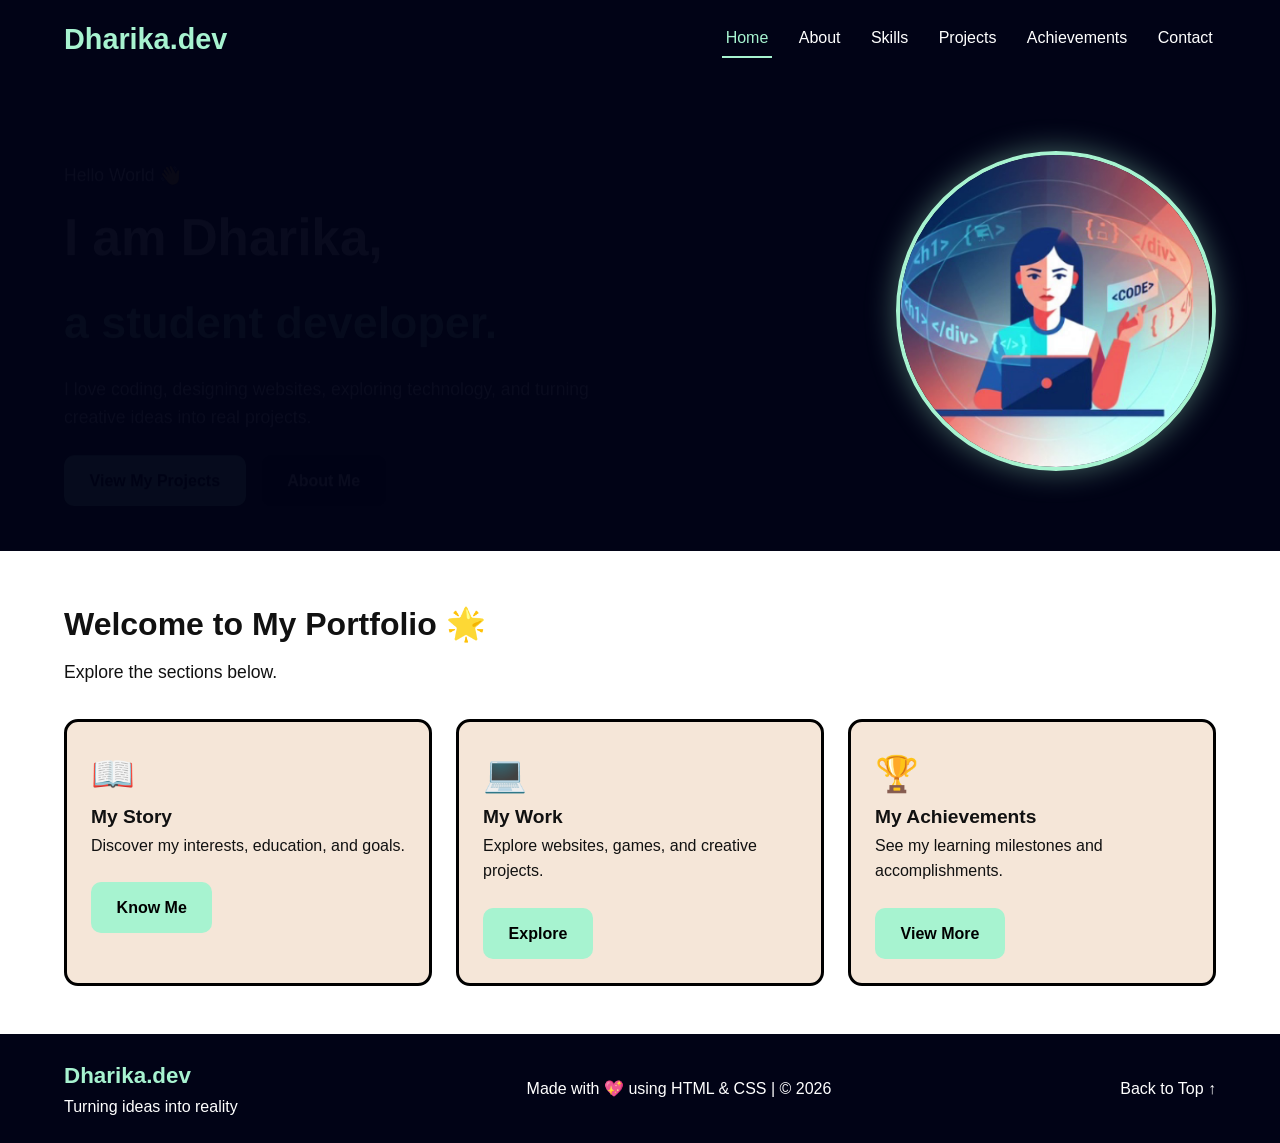
<file: index.html>
<!DOCTYPE html>
<html>
<head>
    <meta charset="UTF-8">
    <meta http-equiv="refresh" content="0; url=Assignment3/home.html">
    <title>My Website</title>
</head>
<body>
    <a href="Assignment3/home.html">Open Website</a>
</body>
</html>
</file>
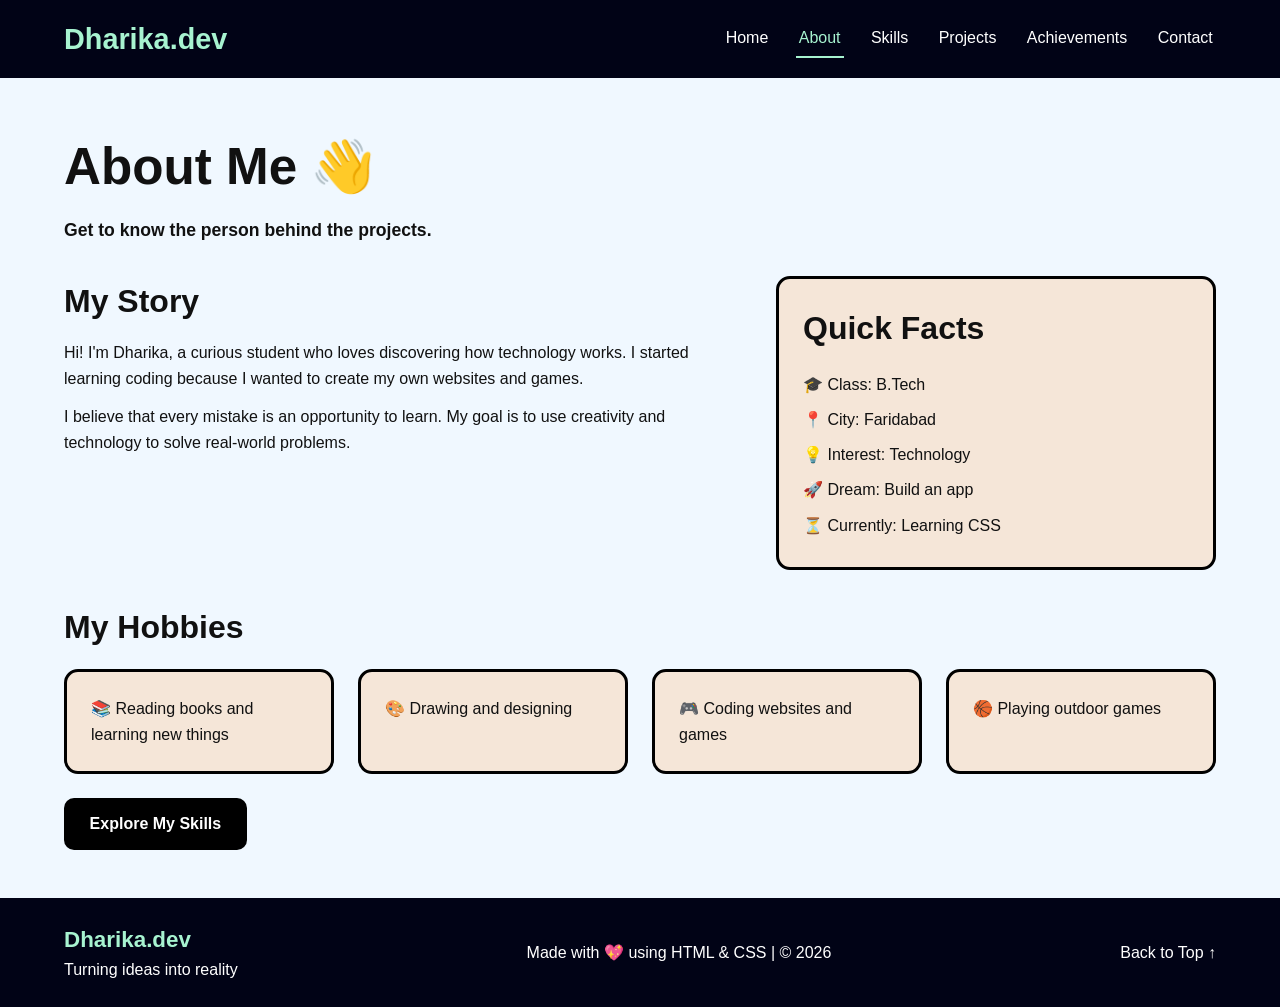
<file: Assignment3/about.html>
<!DOCTYPE html>
<html lang="en">
<head>
<meta charset="UTF-8">
<meta name="viewport" content="width=device-width, initial-scale=1.0">
<title>About | Dharika.dev</title>
<link rel="stylesheet" href="style.css">
</head>
<body class="p-about">
<header class="navbar">
<a class="logo" href="assignment2.html">Dharika.dev</a>
<nav class="nav-links">
    <a href="home.html">Home</a>
    <a href="about.html" class=active>About</a>
    <a href="skills.html">Skills</a>
    <a href="projects.html">Projects</a>
    <a href="achievements.html">Achievements</a>
    <a href="contact.html">Contact</a>
</nav>
</header>
<main class="p-about">
    <h1 class="page-title">About Me 👋</h1>
    <p class="sub">
        <b>Get to know the person behind the projects.</b>
    </p>
<div class="about-wrap">
    <div class="story fade">
        <h2>My Story</h2>
        <p style="margin-top:.8rem">Hi! I'm Dharika, a curious student who loves discovering how technology works. I started learning coding because I wanted to create my own websites and games.</p>
        <p style="margin-top:.8rem">I believe that every mistake is an opportunity to learn. My goal is to use creativity and technology to solve real-world problems.</p>
    </div>
<div class="card facts">
    <h2>Quick Facts</h2>
    <ul><li>🎓 Class: B.Tech</li><li>📍 City: Faridabad</li><li>💡 Interest: Technology</li><li>🚀 Dream: Build an app</li><li>⏳ Currently: Learning CSS</li></ul></div></div>
<div class="hobby"><h2>My Hobbies</h2><div class="grid" style="margin-top:1rem"><div class="card">📚 Reading books and learning new things</div><div class="card">🎨 Drawing and designing</div><div class="card">🎮 Coding websites and games</div><div class="card">🏀 Playing outdoor games</div></div></div>
<div class="btns"><a class="btn dark" href="skills.html">Explore My Skills</a></div></main>
<footer>
<div><b>Dharika.dev</b><br>Turning ideas into reality</div>
<div>Made with 💖 using HTML &amp; CSS | &copy; 2026</div>
<a href="#">Back to Top ↑</a>
</footer>
</body>
</html>
</file>
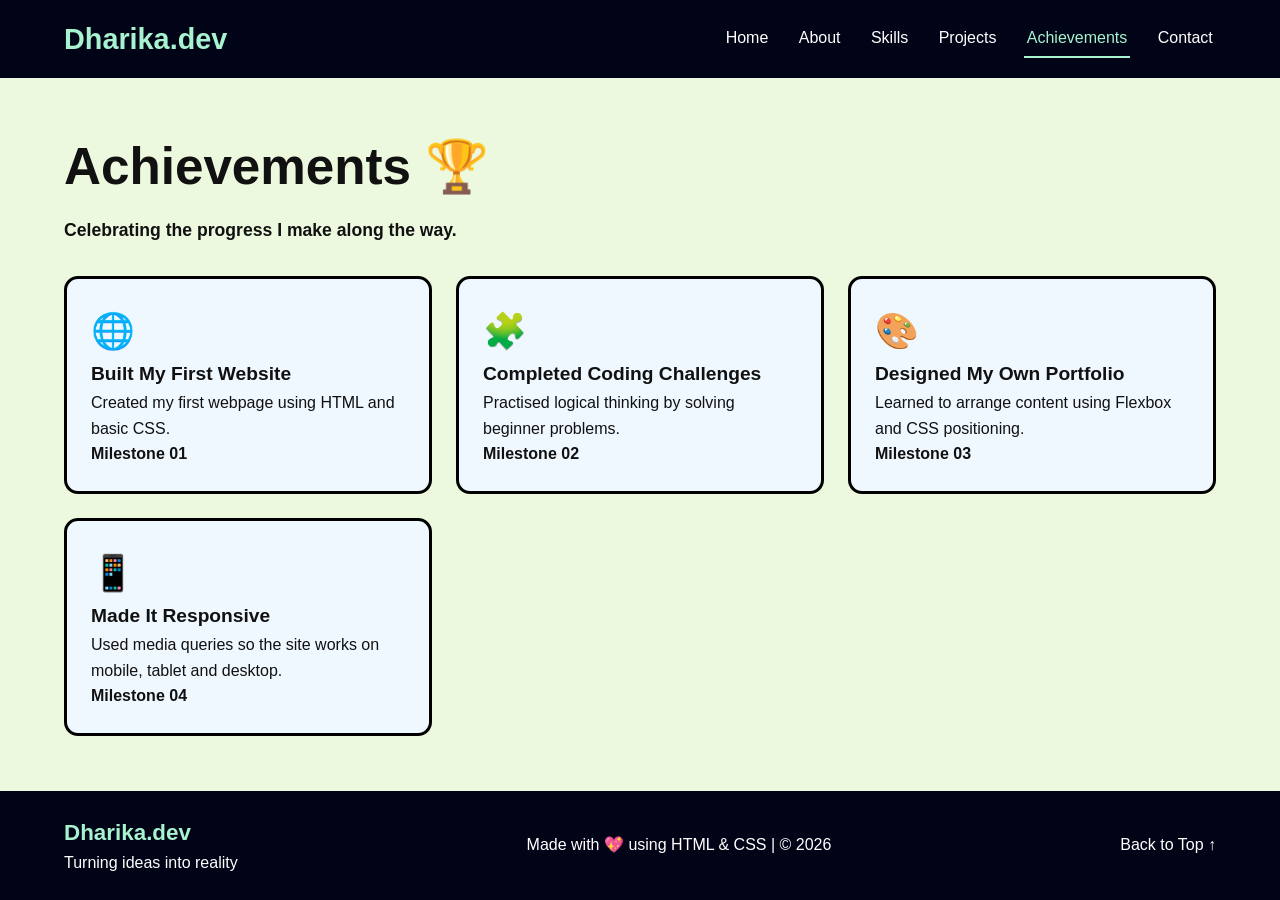
<file: Assignment3/achievements.html>
<!DOCTYPE html>
<html lang="en">
<head>
<meta charset="UTF-8">
<meta name="viewport" content="width=device-width, initial-scale=1.0">
<title>Achievements | Dharika.dev</title>
<link rel="stylesheet" href="style.css">
</head>
<body class="p-ach">
<header class="navbar">
<a class="logo" href="assignment2.html">Dharika.dev</a>
<nav class="nav-links"><a href="home.html">Home</a><a href="about.html">About</a><a href="skills.html">Skills</a><a href="projects.html">Projects</a><a href="achievements.html" class=active>Achievements</a><a href="contact.html">Contact</a></nav>
</header>
<main class="p-ach"><h1 class="page-title">Achievements 🏆</h1><p class="sub"><b>Celebrating the progress I make along the way.</b></p><div class="grid two"><div class="card" style="background:var(--ice)"><div class="icon">🌐</div><h3>Built My First Website</h3><p>Created my first webpage using HTML and basic CSS.</p><b>Milestone 01</b></div><div class="card" style="background:var(--ice)"><div class="icon">🧩</div><h3>Completed Coding Challenges</h3><p>Practised logical thinking by solving beginner problems.</p><b>Milestone 02</b></div><div class="card" style="background:var(--ice)"><div class="icon">🎨</div><h3>Designed My Own Portfolio</h3><p>Learned to arrange content using Flexbox and CSS positioning.</p><b>Milestone 03</b></div><div class="card" style="background:var(--ice)"><div class="icon">📱</div><h3>Made It Responsive</h3><p>Used media queries so the site works on mobile, tablet and desktop.</p><b>Milestone 04</b></div></div></main>
<footer>
<div><b>Dharika.dev</b><br>Turning ideas into reality</div>
<div>Made with 💖 using HTML &amp; CSS | &copy; 2026</div>
<a href="#">Back to Top ↑</a>
</footer>
</body>
</html>
</file>
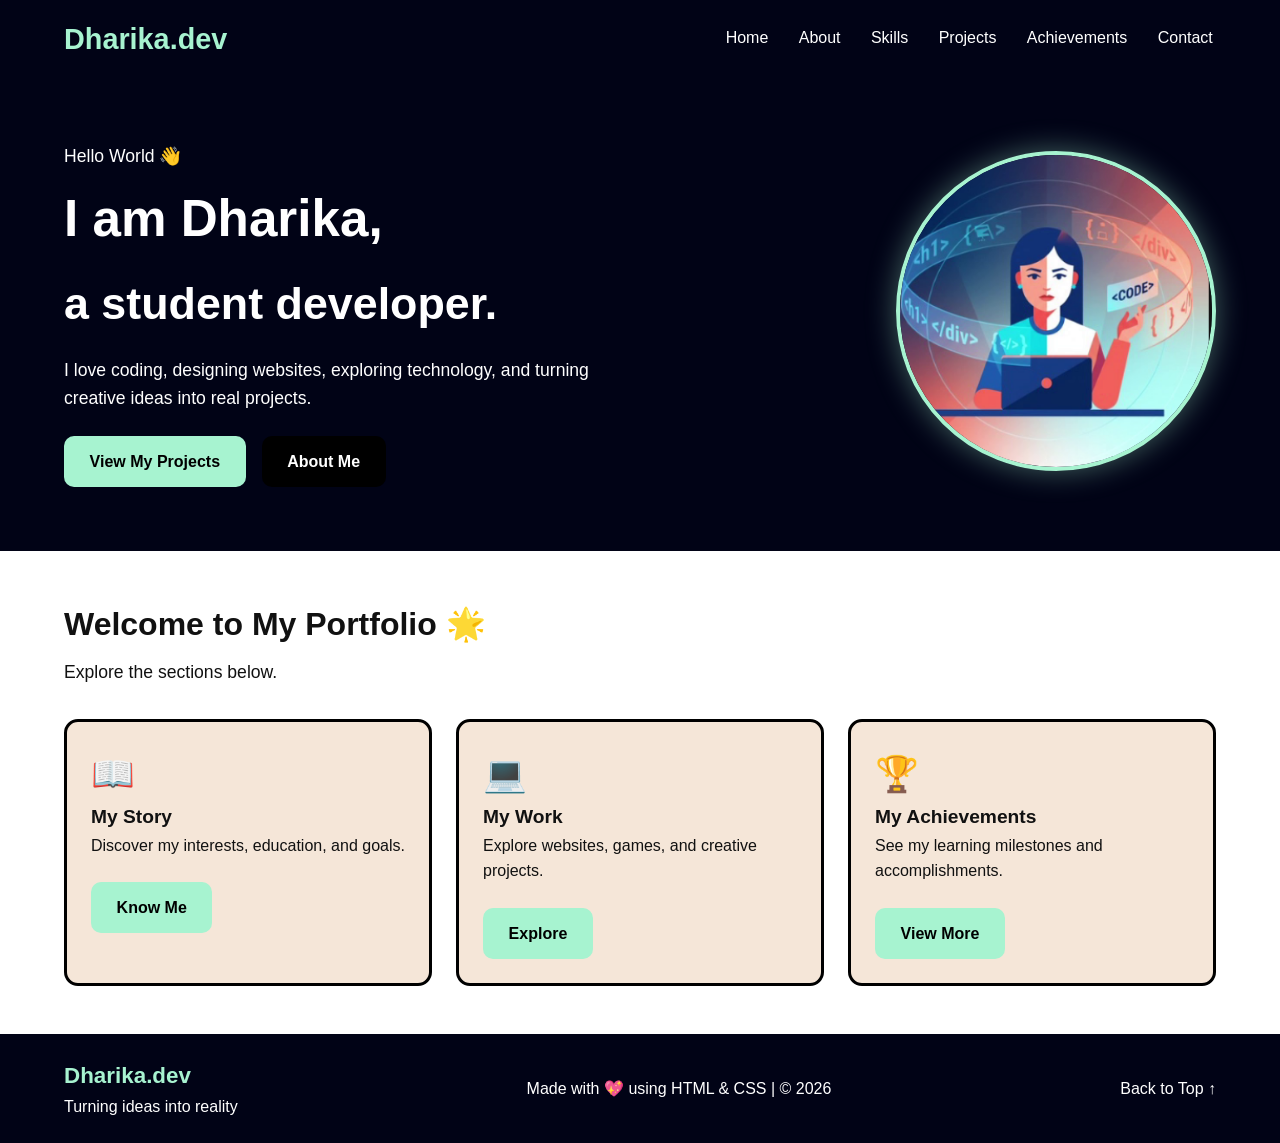
<file: Assignment3/assignment2.html>
<!DOCTYPE html>
<html lang="en">
<head>
<meta charset="UTF-8">
<meta name="viewport" content="width=device-width, initial-scale=1.0">
<title>Portfolio | Dharika.dev</title>
<link rel="stylesheet" href="style.css">
</head>
<body class="p-home">
<header class="navbar">
<a class="logo" href="assignment2.html">Dharika.dev</a>
<nav class="nav-links"><a href="home.html">Home</a><a href="about.html">About</a><a href="skills.html">Skills</a><a href="projects.html">Projects</a><a href="achievements.html">Achievements</a><a href="contact.html">Contact</a></nav>
</header>
<section class="hero">
<div class="hero-text fade">
<p>Hello World 👋</p>
<h1>I am Dharika,</h1>
<div class="role">a student developer.</div>
<p style="margin-top:1rem">I love coding, designing websites, exploring technology, and turning creative ideas into real projects.</p>
<div class="btns"><a class="btn" href="projects.html">View My Projects</a><a class="btn dark" href="about.html">About Me</a></div>
</div>
<div class="hero-img"><img src="images/profile.png" alt="Dharika profile illustration"></div>
</section><main class="p-home"><h2 class="page-title">Welcome to My Portfolio 🌟</h2><p class="sub">Explore the sections below.</p>
<div class="grid">
<div class="card"><div class="icon">📖</div><h3>My Story</h3><p>Discover my interests, education, and goals.</p><div class="btns"><a class="btn" href="about.html">Know Me</a></div></div>
<div class="card"><div class="icon">💻</div><h3>My Work</h3><p>Explore websites, games, and creative projects.</p><div class="btns"><a class="btn" href="projects.html">Explore</a></div></div>
<div class="card"><div class="icon">🏆</div><h3>My Achievements</h3><p>See my learning milestones and accomplishments.</p><div class="btns"><a class="btn" href="achievements.html">View More</a></div></div>
</div></main>
<footer>
<div><b>Dharika.dev</b><br>Turning ideas into reality</div>
<div>Made with 💖 using HTML &amp; CSS | &copy; 2026</div>
<a href="#">Back to Top ↑</a>
</footer>
</body>
</html>
</file>
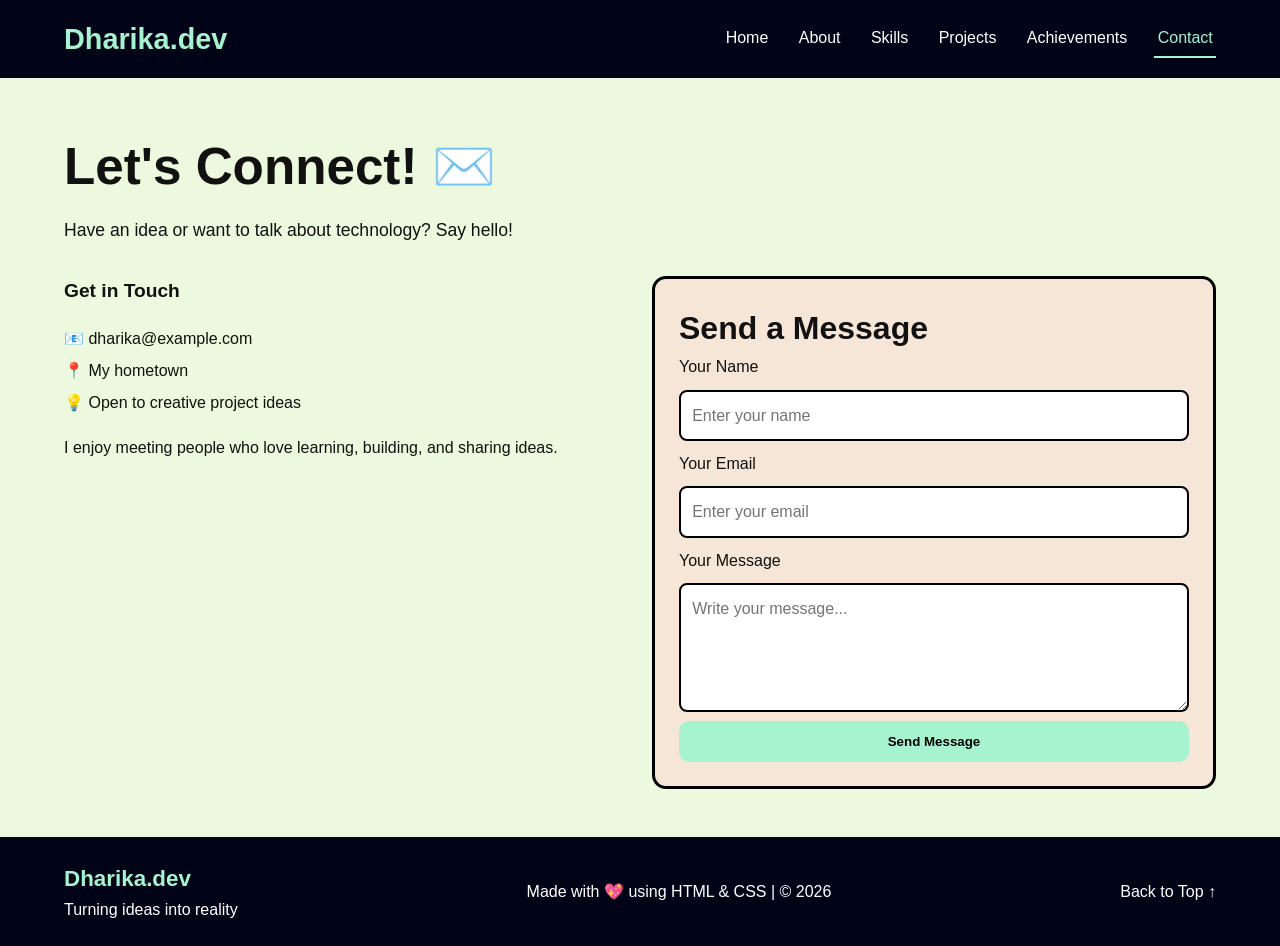
<file: Assignment3/contact.html>
<!DOCTYPE html>
<html lang="en">
<head>
<meta charset="UTF-8">
<meta name="viewport" content="width=device-width, initial-scale=1.0">
<title>Contact | Dharika.dev</title>
<link rel="stylesheet" href="style.css">
</head>
<body class="p-contact">
<header class="navbar">
<a class="logo" href="assignment2.html">Dharika.dev</a>
<nav class="nav-links"><a href="home.html">Home</a><a href="about.html">About</a><a href="skills.html">Skills</a><a href="projects.html">Projects</a><a href="achievements.html">Achievements</a><a href="contact.html" class=active>Contact</a></nav>
</header>
<main class="p-contact"><h1 class="page-title">Let's Connect! ✉️</h1><p class="sub">Have an idea or want to talk about technology? Say hello!</p>
<div class="grid two"><div><h3>Get in Touch</h3><ul style="list-style:none;margin:1rem 0;line-height:2"><li>📧 dharika@example.com</li><li>📍 My hometown</li><li>💡 Open to creative project ideas</li></ul><p>I enjoy meeting people who love learning, building, and sharing ideas.</p></div>
<div class="card" style="background:var(--card)"><h2>Send a Message</h2><form onsubmit="return false"><label for="n">Your Name</label><input id="n" type="text" placeholder="Enter your name"><label for="e">Your Email</label><input id="e" type="text" placeholder="Enter your email"><label for="m">Your Message</label><textarea id="m" rows="4" placeholder="Write your message..."></textarea><button class="btn" type="submit">Send Message</button></form></div></div></main>
<footer>
<div><b>Dharika.dev</b><br>Turning ideas into reality</div>
<div>Made with 💖 using HTML &amp; CSS | &copy; 2026</div>
<a href="#">Back to Top ↑</a>
</footer>
</body>
</html>
</file>
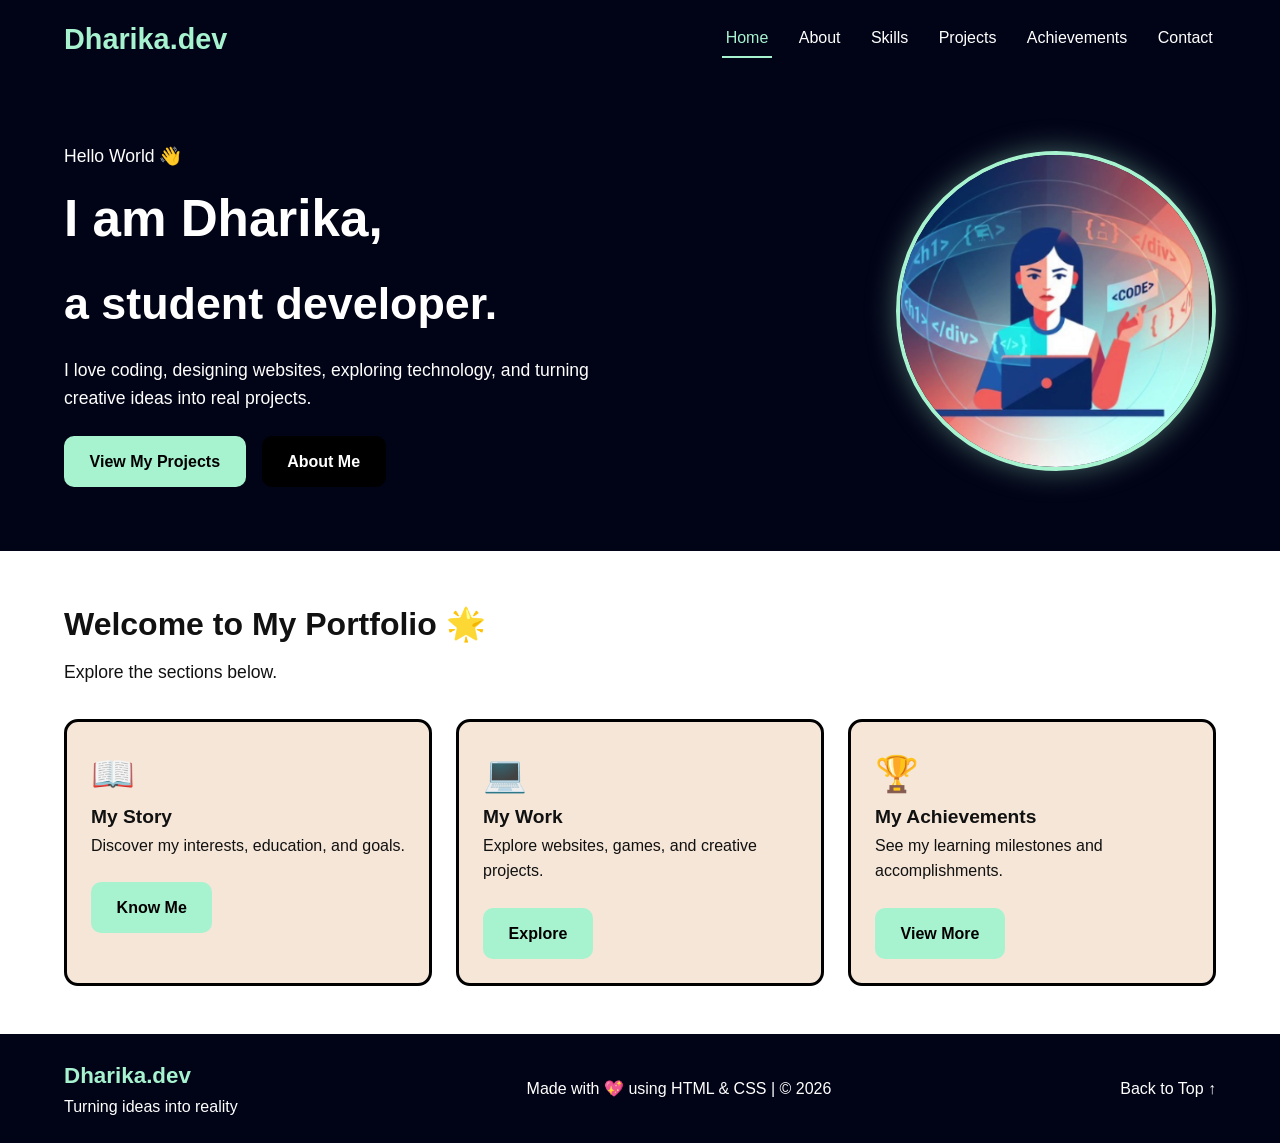
<file: Assignment3/home.html>
<!DOCTYPE html>
<html lang="en">
<head>
<meta charset="UTF-8">
<meta name="viewport" content="width=device-width, initial-scale=1.0">
<title>Home | Dharika.dev</title>
<link rel="stylesheet" href="style.css">
</head>
<body class="p-home">
<header class="navbar">
<a class="logo" href="assignment2.html">Dharika.dev</a>
<nav class="nav-links"><a href="home.html" class=active>Home</a><a href="about.html">About</a><a href="skills.html">Skills</a><a href="projects.html">Projects</a><a href="achievements.html">Achievements</a><a href="contact.html">Contact</a></nav>
</header>
<section class="hero">
<div class="hero-text fade">
<p>Hello World 👋</p>
<h1>I am Dharika,</h1>
<div class="role">a student developer.</div>
<p style="margin-top:1rem">I love coding, designing websites, exploring technology, and turning creative ideas into real projects.</p>
<div class="btns"><a class="btn" href="projects.html">View My Projects</a><a class="btn dark" href="about.html">About Me</a></div>
</div>
<div class="hero-img"><img src="images/profile.png" alt="Dharika profile illustration"></div>
</section><main class="p-home"><h2 class="page-title">Welcome to My Portfolio 🌟</h2><p class="sub">Explore the sections below.</p>
<div class="grid">
<div class="card"><div class="icon">📖</div><h3>My Story</h3><p>Discover my interests, education, and goals.</p><div class="btns"><a class="btn" href="about.html">Know Me</a></div></div>
<div class="card"><div class="icon">💻</div><h3>My Work</h3><p>Explore websites, games, and creative projects.</p><div class="btns"><a class="btn" href="projects.html">Explore</a></div></div>
<div class="card"><div class="icon">🏆</div><h3>My Achievements</h3><p>See my learning milestones and accomplishments.</p><div class="btns"><a class="btn" href="achievements.html">View More</a></div></div>
</div></main>
<footer>
<div><b>Dharika.dev</b><br>Turning ideas into reality</div>
<div>Made with 💖 using HTML &amp; CSS | &copy; 2026</div>
<a href="#">Back to Top ↑</a>
</footer>
</body>
</html>
</file>
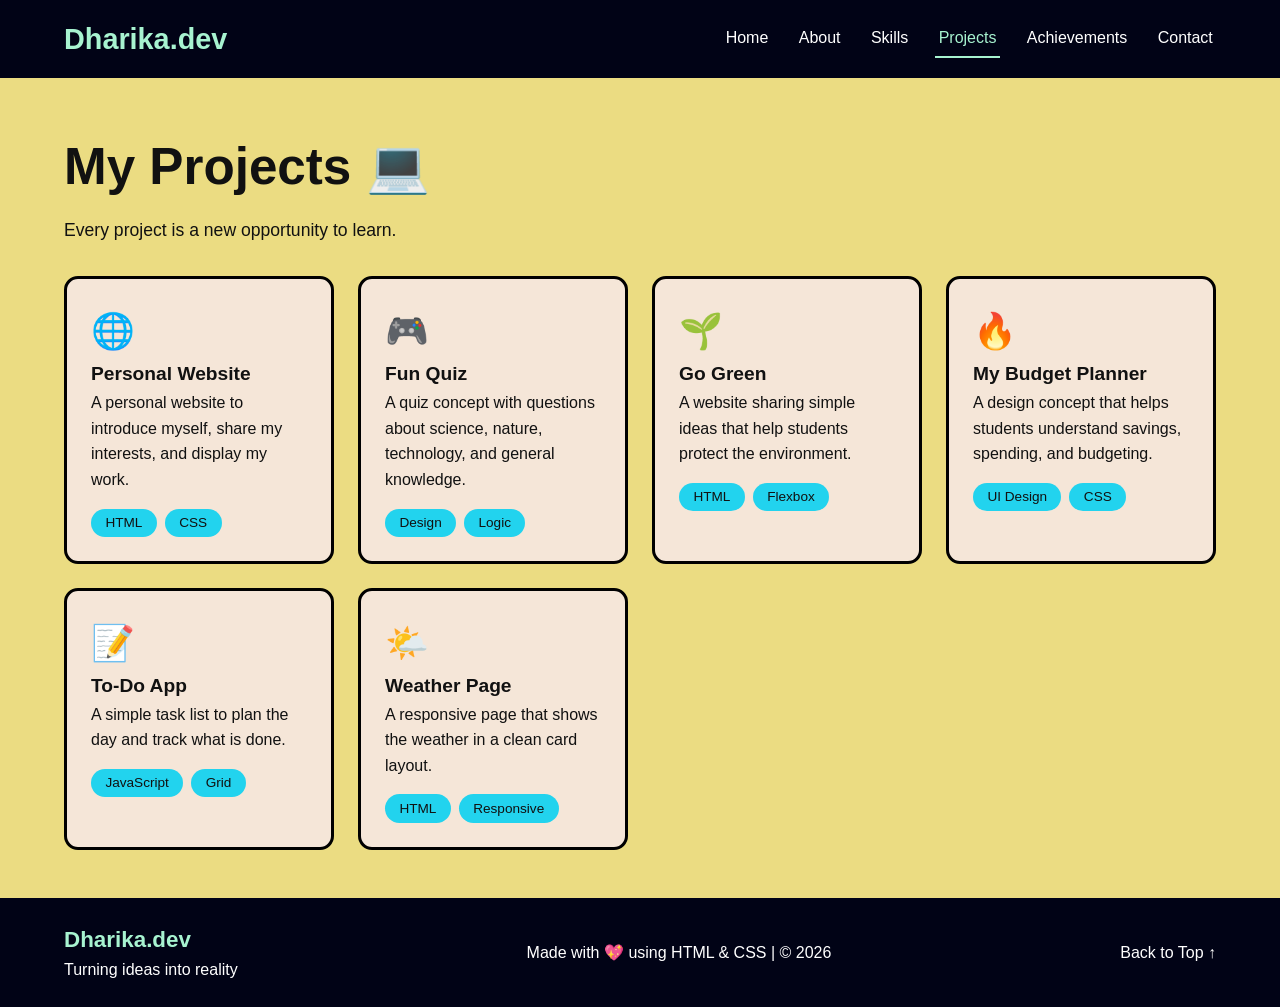
<file: Assignment3/projects.html>
<!DOCTYPE html>
<html lang="en">
<head>
<meta charset="UTF-8">
<meta name="viewport" content="width=device-width, initial-scale=1.0">
<title>Projects | Dharika.dev</title>
<link rel="stylesheet" href="style.css">
</head>
<body class="p-projects">
<header class="navbar">
<a class="logo" href="assignment2.html">Dharika.dev</a>
<nav class="nav-links"><a href="home.html">Home</a><a href="about.html">About</a><a href="skills.html">Skills</a><a href="projects.html" class=active>Projects</a><a href="achievements.html">Achievements</a><a href="contact.html">Contact</a></nav>
</header>
<main class="p-projects"><h1 class="page-title">My Projects 💻</h1><p class="sub">Every project is a new opportunity to learn.</p><div class="grid"><div class="card"><div class="icon">🌐</div><h3>Personal Website</h3><p>A personal website to introduce myself, share my interests, and display my work.</p><div class="tags"><span class="tag">HTML</span><span class="tag">CSS</span></div></div><div class="card"><div class="icon">🎮</div><h3>Fun Quiz</h3><p>A quiz concept with questions about science, nature, technology, and general knowledge.</p><div class="tags"><span class="tag">Design</span><span class="tag">Logic</span></div></div><div class="card"><div class="icon">🌱</div><h3>Go Green</h3><p>A website sharing simple ideas that help students protect the environment.</p><div class="tags"><span class="tag">HTML</span><span class="tag">Flexbox</span></div></div><div class="card"><div class="icon">🔥</div><h3>My Budget Planner</h3><p>A design concept that helps students understand savings, spending, and budgeting.</p><div class="tags"><span class="tag">UI Design</span><span class="tag">CSS</span></div></div><div class="card"><div class="icon">📝</div><h3>To-Do App</h3><p>A simple task list to plan the day and track what is done.</p><div class="tags"><span class="tag">JavaScript</span><span class="tag">Grid</span></div></div><div class="card"><div class="icon">🌤️</div><h3>Weather Page</h3><p>A responsive page that shows the weather in a clean card layout.</p><div class="tags"><span class="tag">HTML</span><span class="tag">Responsive</span></div></div></div></main>
<footer>
<div><b>Dharika.dev</b><br>Turning ideas into reality</div>
<div>Made with 💖 using HTML &amp; CSS | &copy; 2026</div>
<a href="#">Back to Top ↑</a>
</footer>
</body>
</html>
</file>
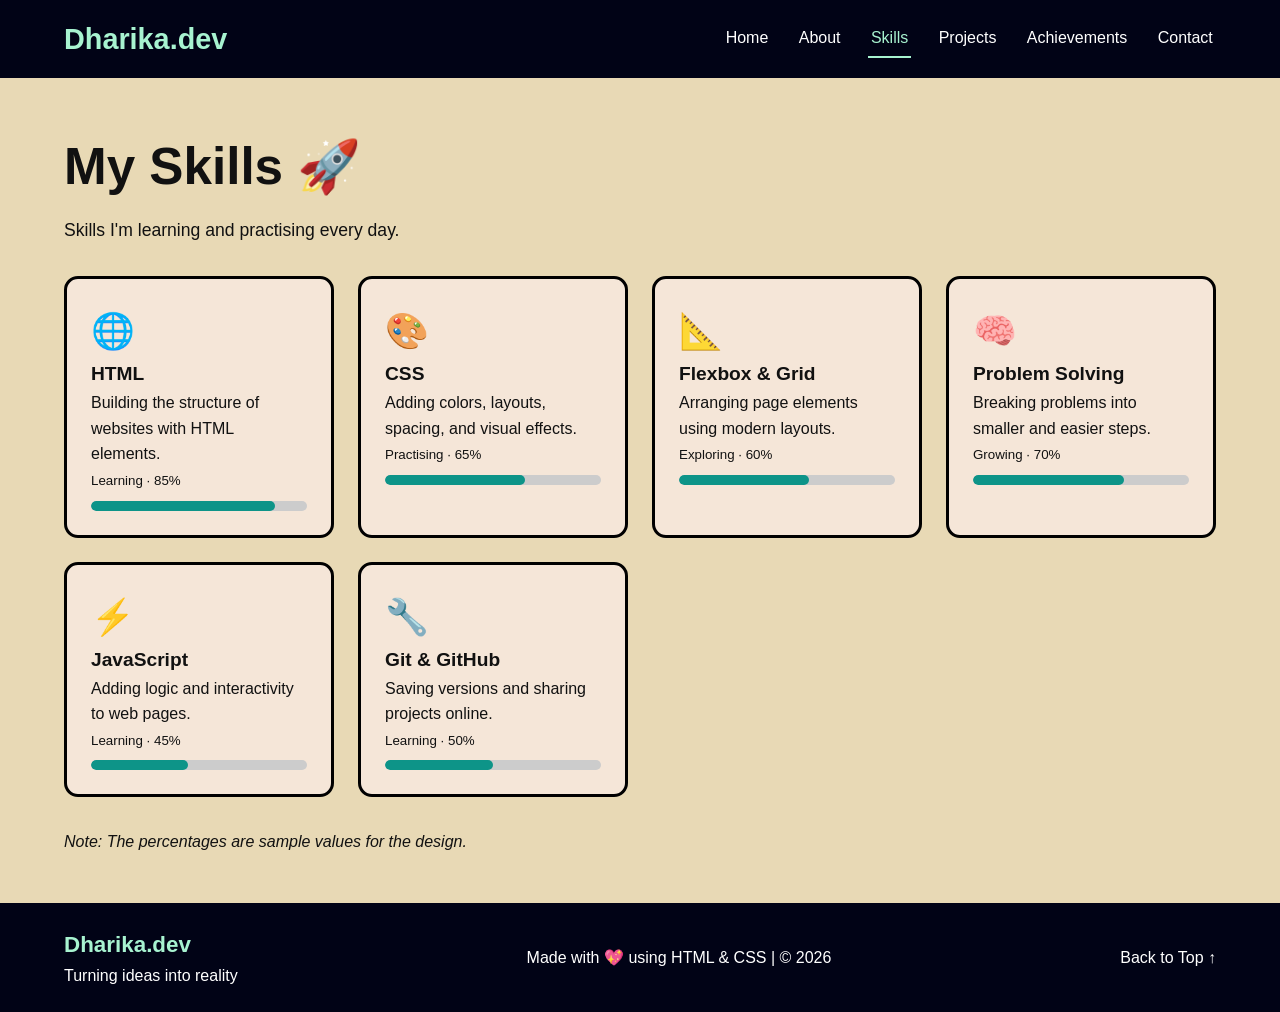
<file: Assignment3/skills.html>
<!DOCTYPE html>
<html lang="en">
<head>
<meta charset="UTF-8">
<meta name="viewport" content="width=device-width, initial-scale=1.0">
<title>Skills | Dharika.dev</title>
<link rel="stylesheet" href="style.css">
</head>
<body class="p-skills">
<header class="navbar">
<a class="logo" href="assignment2.html">Dharika.dev</a>
<nav class="nav-links"><a href="home.html">Home</a><a href="about.html">About</a><a href="skills.html" class=active>Skills</a><a href="projects.html">Projects</a><a href="achievements.html">Achievements</a><a href="contact.html">Contact</a></nav>
</header>
<main class="p-skills"><h1 class="page-title">My Skills 🚀</h1><p class="sub">Skills I'm learning and practising every day.</p><div class="grid"><div class="card"><div class="icon">🌐</div><h3>HTML</h3><p>Building the structure of websites with HTML elements.</p><small>Learning · 85%</small><div class="bar"><span style="width:85%"></span></div></div><div class="card"><div class="icon">🎨</div><h3>CSS</h3><p>Adding colors, layouts, spacing, and visual effects.</p><small>Practising · 65%</small><div class="bar"><span style="width:65%"></span></div></div><div class="card"><div class="icon">📐</div><h3>Flexbox & Grid</h3><p>Arranging page elements using modern layouts.</p><small>Exploring · 60%</small><div class="bar"><span style="width:60%"></span></div></div><div class="card"><div class="icon">🧠</div><h3>Problem Solving</h3><p>Breaking problems into smaller and easier steps.</p><small>Growing · 70%</small><div class="bar"><span style="width:70%"></span></div></div><div class="card"><div class="icon">⚡</div><h3>JavaScript</h3><p>Adding logic and interactivity to web pages.</p><small>Learning · 45%</small><div class="bar"><span style="width:45%"></span></div></div><div class="card"><div class="icon">🔧</div><h3>Git & GitHub</h3><p>Saving versions and sharing projects online.</p><small>Learning · 50%</small><div class="bar"><span style="width:50%"></span></div></div></div><p style="margin-top:2rem"><i>Note: The percentages are sample values for the design.</i></p></main>
<footer>
<div><b>Dharika.dev</b><br>Turning ideas into reality</div>
<div>Made with 💖 using HTML &amp; CSS | &copy; 2026</div>
<a href="#">Back to Top ↑</a>
</footer>
</body>
</html>
</file>
<file: Assignment3/style.css>
/* Dharika.dev - Assignment 3 | Flexbox + Grid + Responsive */
:root{--bg:#010316;--mint:#a7f3d0;--card:#f5e6d8;--ice:#f0f8ff;--text:#111;--sp:1.5rem}
*{box-sizing:border-box;margin:0;padding:0}
body{font-family:'Segoe UI',Arial,sans-serif;color:var(--text);line-height:1.6;display:flex;flex-direction:column;min-height:100vh}
a{text-decoration:none;color:inherit;transition:.3s}
h1{font-size:clamp(2rem,5vw,3.2rem)}h2{font-size:clamp(1.4rem,3vw,2rem)}h3{font-size:1.2rem}
/* Header */
.navbar{background:var(--bg);display:flex;justify-content:space-between;align-items:center;flex-wrap:wrap;gap:1rem;padding:1rem 5%;position:sticky;top:0;z-index:10}
.logo{font-size:1.8rem;font-weight:700;color:var(--mint)}
.nav-links{display:flex;gap:1.5rem;flex-wrap:wrap}
.nav-links a{color:#fff;padding:.3rem .2rem;border-bottom:2px solid transparent}
.nav-links a:hover,.nav-links a.active{color:var(--mint);border-color:var(--mint)}
/* Layout */
main{flex:1;padding:3rem 5%}
.page-title{margin-bottom:.5rem}.sub{margin-bottom:2rem;font-size:1.1rem}
.grid{display:grid;grid-template-columns:repeat(auto-fit,minmax(220px,1fr));gap:var(--sp)}
.grid.two{grid-template-columns:repeat(auto-fit,minmax(300px,1fr))}
.card{background:var(--card);border:3px solid #000;border-radius:14px;padding:1.5rem;transition:transform .3s,box-shadow .3s}
.card:hover{transform:translateY(-8px);box-shadow:0 12px 24px rgba(0,0,0,.3)}
.card .icon{font-size:2.2rem}
.tags{display:flex;gap:.5rem;flex-wrap:wrap;margin-top:1rem}
.tag{background:#22d3ee;border-radius:20px;padding:.2rem .9rem;font-size:.85rem;transition:.3s}.tag:hover{background:var(--bg);color:#fff}
/* Buttons */
.btn{display:inline-block;padding:.8rem 1.6rem;border-radius:10px;font-weight:700;border:none;cursor:pointer;background:var(--mint);color:#000;transition:transform .3s,background .3s,color .3s}
.btn:hover{transform:scale(1.07);background:#000;color:var(--mint)}
.btn.dark{background:#000;color:#fff}.btn.dark:hover{background:var(--mint);color:#000}
.btns{display:flex;gap:1rem;flex-wrap:wrap;margin-top:1.5rem}
/* Hero */
.hero{background:var(--bg);color:#fff;display:flex;align-items:center;justify-content:space-between;gap:3rem;padding:4rem 5%}
.hero-text{flex:1}.hero h1{margin:.5rem 0}
.hero p{max-width:540px;font-size:1.1rem}
.role{font-size:clamp(1.8rem,4vw,2.8rem);font-weight:700;animation:colors 6s infinite}
@keyframes colors{0%{color:#a7f3d0}25%{color:#f9a8d4}50%{color:#fde68a}75%{color:#93c5fd}100%{color:#a7f3d0}}
.hero-img{flex:0 0 auto}
.hero-img img{width:min(320px,70vw);aspect-ratio:1;object-fit:cover;border-radius:50%;border:4px solid var(--mint);animation:float 4s ease-in-out infinite;box-shadow:0 0 30px rgba(167,243,208,.4)}
@keyframes float{50%{transform:translateY(-14px)}}
.fade{animation:fade 1.2s ease both}@keyframes fade{from{opacity:0;transform:translateY(20px)}}
/* Page backgrounds */
.p-about{background:aliceblue}.p-skills{background:#e8d9b5}.p-projects{background:#ebdc82}
.p-ach,.p-contact{background:#ecf9de}.p-home{background:#fff}
/* About */
.about-wrap{display:flex;gap:2rem;flex-wrap:wrap;align-items:flex-start}
.about-wrap>.story{flex:2 1 320px}.facts{flex:1 1 260px}
.facts ul,.hobby ul{list-style:none;margin-top:.8rem}.facts li,.hobby li{padding:.3rem 0}
.hobby{margin-top:2rem}
/* Skills */
.bar{background:#ccc;border-radius:8px;height:10px;margin-top:.5rem;overflow:hidden}
.bar span{display:block;height:100%;background:#0d9488;border-radius:8px;animation:grow 1.5s ease}
@keyframes grow{from{width:0}}
/* Contact */
form{display:flex;flex-direction:column;gap:.6rem}
input,textarea{padding:.7rem;border:2px solid #000;border-radius:8px;font:inherit;transition:border-color .3s,box-shadow .3s}
input:focus,textarea:focus{outline:none;border-color:#0d9488;box-shadow:0 0 8px #0d9488}
/* Footer */
footer{background:var(--bg);color:#fff;display:flex;justify-content:space-between;align-items:center;flex-wrap:wrap;gap:1rem;padding:1.5rem 5%}
footer b{color:var(--mint);font-size:1.4rem}footer a:hover{color:var(--mint)}
/* Tablet */
@media(max-width:992px){.hero{gap:2rem}.navbar{padding:1rem 4%}}
/* Mobile: text above image, grid items in one column */
@media(max-width:768px){
.hero{flex-direction:column-reverse;text-align:center}.hero p{margin:auto}.btns{justify-content:center}
.navbar{flex-direction:column}.nav-links{justify-content:center;gap:1rem}
.grid,.grid.two{grid-template-columns:1fr}footer{flex-direction:column;text-align:center}}
@media(max-width:480px){main{padding:2rem 4%}.nav-links{font-size:.9rem}}
</file>
